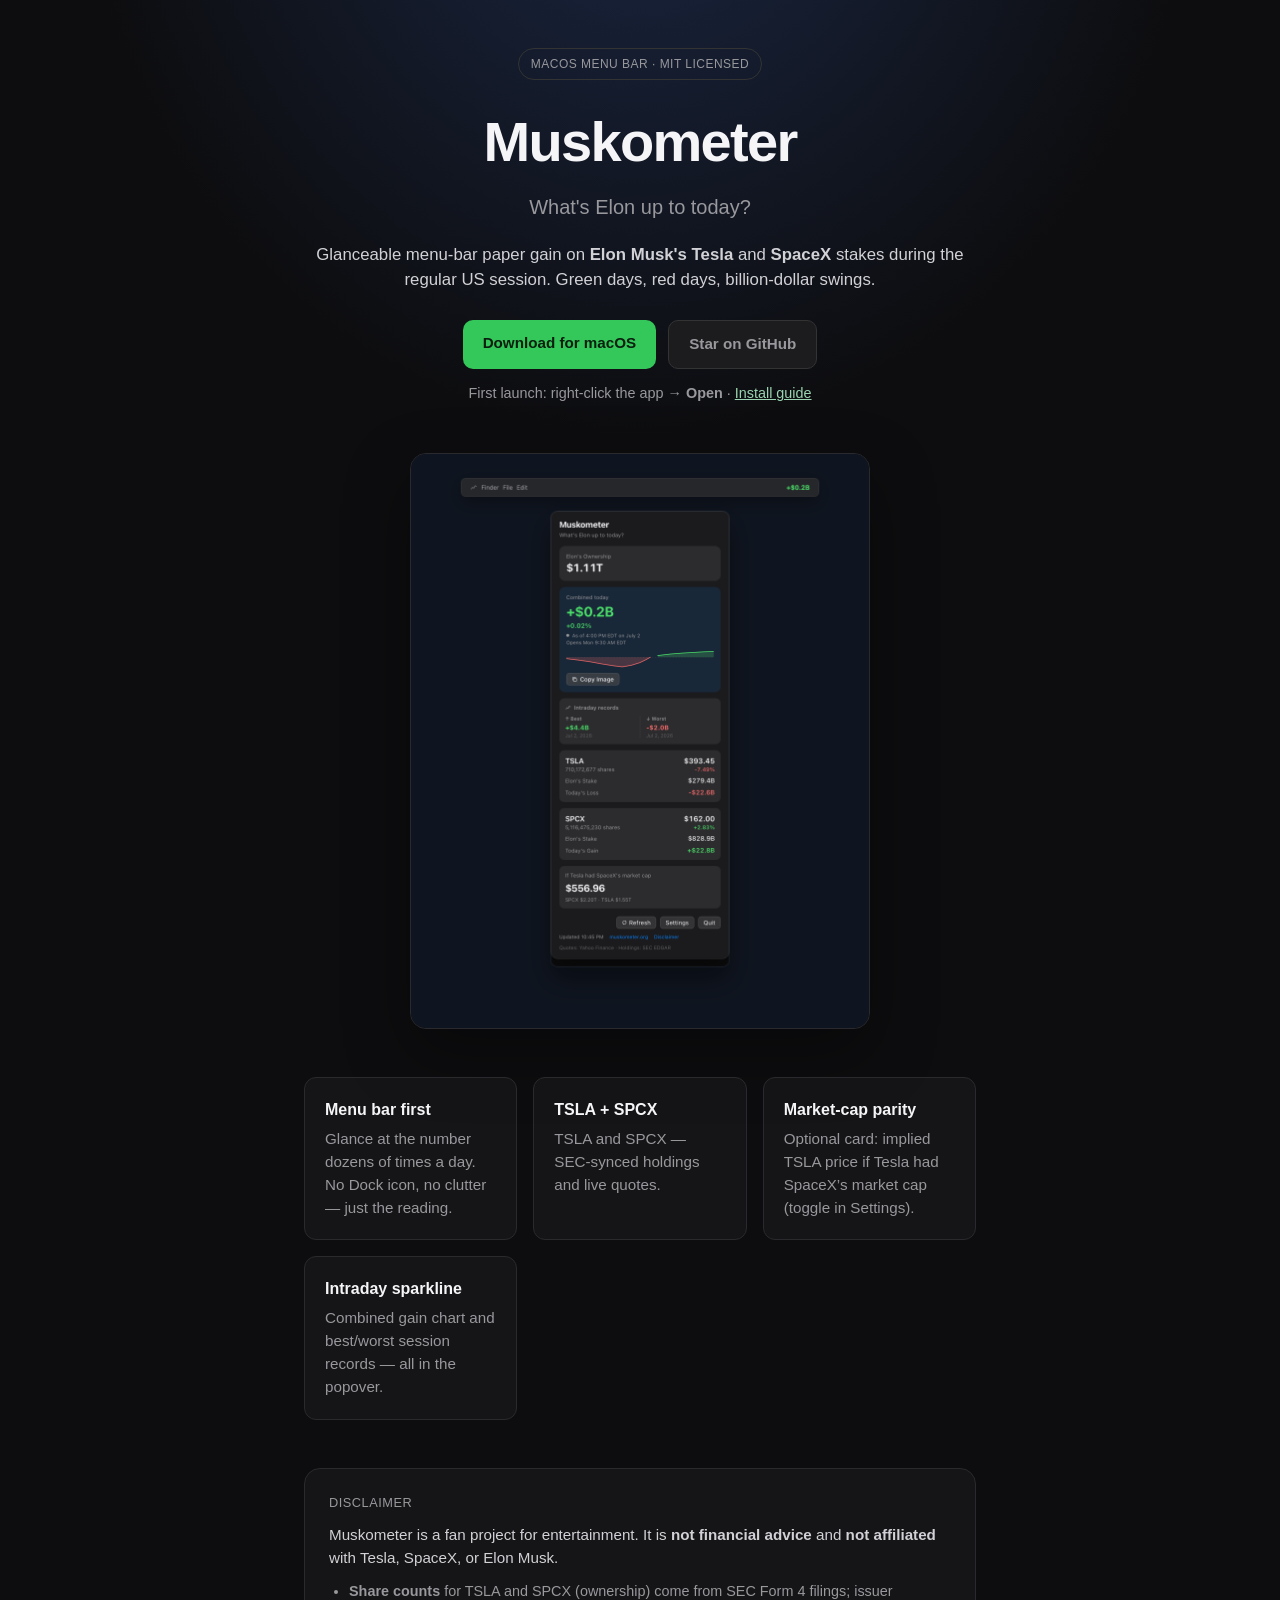
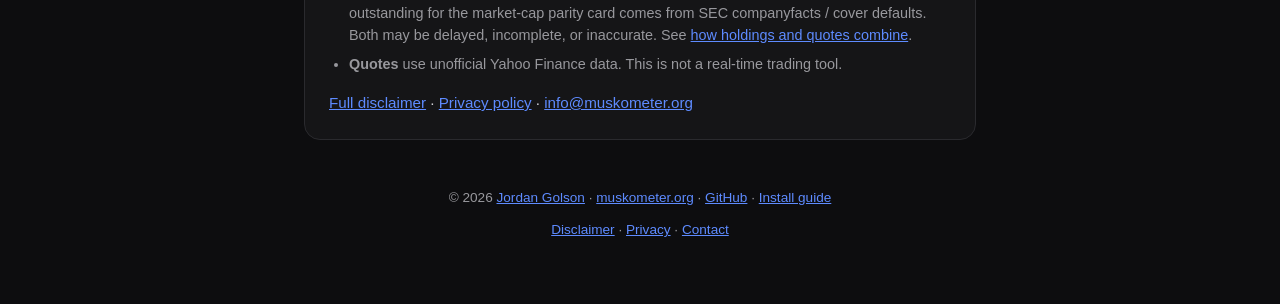
<file: docs/index.html>
<!DOCTYPE html>
<html lang="en">
<head>
  <meta charset="UTF-8">
  <meta name="viewport" content="width=device-width, initial-scale=1.0">
  <title>Muskometer — What's Elon up to today?</title>
  <meta name="description" content="Glanceable menu-bar worth and paper gain for Elon Musk's Tesla and SpaceX stakes during the regular US session. Entertainment only, not financial advice.">
  <meta property="og:title" content="Muskometer">
  <meta property="og:description" content="Glanceable menu-bar worth and paper gain for Elon Musk's Tesla and SpaceX stakes during the regular US session. Entertainment only.">
  <meta property="og:url" content="https://muskometer.org">
  <meta property="og:type" content="website">
  <meta property="og:image" content="https://muskometer.org/screenshots/og-image.png">
  <meta name="twitter:card" content="summary_large_image">
  <meta name="twitter:image" content="https://muskometer.org/screenshots/og-image.png">
  <link rel="icon" href="favicon.png" type="image/png">
  <link rel="stylesheet" href="styles.css">
</head>
<body>
  <main>
    <header class="hero">
      <div class="badge">macOS menu bar · MIT licensed</div>
      <h1>Muskometer</h1>
      <p class="tagline">What's Elon up to today?</p>
      <p class="lede">Glanceable menu-bar paper gain on <strong>Elon Musk's</strong> <strong>Tesla</strong> and <strong>SpaceX</strong> stakes during the regular US session. Green days, red days, billion-dollar swings.</p>
      <div class="cta-row">
        <a class="btn primary" href="https://github.com/jlgolson/muskometer/releases" rel="noopener">Download for macOS</a>
        <a class="btn ghost" href="https://github.com/jlgolson/muskometer" rel="noopener">Star on GitHub</a>
      </div>
      <p class="cta-note">First launch: right-click the app → <strong>Open</strong> · <a href="https://github.com/jlgolson/muskometer/blob/main/docs/INSTALL.md">Install guide</a></p>
    </header>

    <section class="preview">
      <img
        class="screenshot"
        src="screenshots/app-preview.png"
        width="920"
        height="1154"
        alt="Muskometer popover showing ownership, sparkline, single Copy control, records, TSLA and SPCX rows, and market-cap parity card"
        loading="eager"
      >
    </section>

    <section class="features">
      <article>
        <h3>Menu bar first</h3>
        <p>Glance at the number dozens of times a day. No Dock icon, no clutter — just the reading.</p>
      </article>
      <article>
        <h3>TSLA + SPCX</h3>
        <p>TSLA and SPCX — SEC-synced holdings and live quotes.</p>
      </article>
      <article>
        <h3>Market-cap parity</h3>
        <p>Optional card: implied TSLA price if Tesla had SpaceX’s market cap (toggle in Settings).</p>
      </article>
      <article>
        <h3>Intraday sparkline</h3>
        <p>Combined gain chart and best/worst session records — all in the popover.</p>
      </article>
    </section>

    <section class="disclaimer" id="disclaimer">
      <h2>Disclaimer</h2>
      <p>Muskometer is a fan project for entertainment. It is <strong>not financial advice</strong> and <strong>not affiliated</strong> with Tesla, SpaceX, or Elon Musk.</p>
      <ul>
        <li><strong>Share counts</strong> for TSLA and SPCX (ownership) come from SEC Form 4 filings; issuer outstanding for the market-cap parity card comes from SEC companyfacts / cover defaults. Both may be delayed, incomplete, or inaccurate. See <a href="https://github.com/jlgolson/muskometer/blob/main/docs/HOLDINGS.md">how holdings and quotes combine</a>.</li>
        <li><strong>Quotes</strong> use unofficial Yahoo Finance data. This is not a real-time trading tool.</li>
      </ul>
      <p class="disclaimer-links">
        <a href="https://github.com/jlgolson/muskometer/blob/main/docs/DISCLAIMER.md">Full disclaimer</a>
        ·
        <a href="https://github.com/jlgolson/muskometer/blob/main/docs/PRIVACY.md">Privacy policy</a>
        ·
        <a href="mailto:info@muskometer.org">info@muskometer.org</a>
      </p>
    </section>

    <footer>
      <p>© 2026 <a href="https://jordangolson.com">Jordan Golson</a> · <a href="https://muskometer.org">muskometer.org</a> · <a href="https://github.com/jlgolson/muskometer">GitHub</a> · <a href="https://github.com/jlgolson/muskometer/blob/main/docs/INSTALL.md">Install guide</a></p>
      <p><a href="#disclaimer">Disclaimer</a> · <a href="https://github.com/jlgolson/muskometer/blob/main/docs/PRIVACY.md">Privacy</a> · <a href="mailto:info@muskometer.org">Contact</a></p>
    </footer>
  </main>
</body>
</html>
</file>
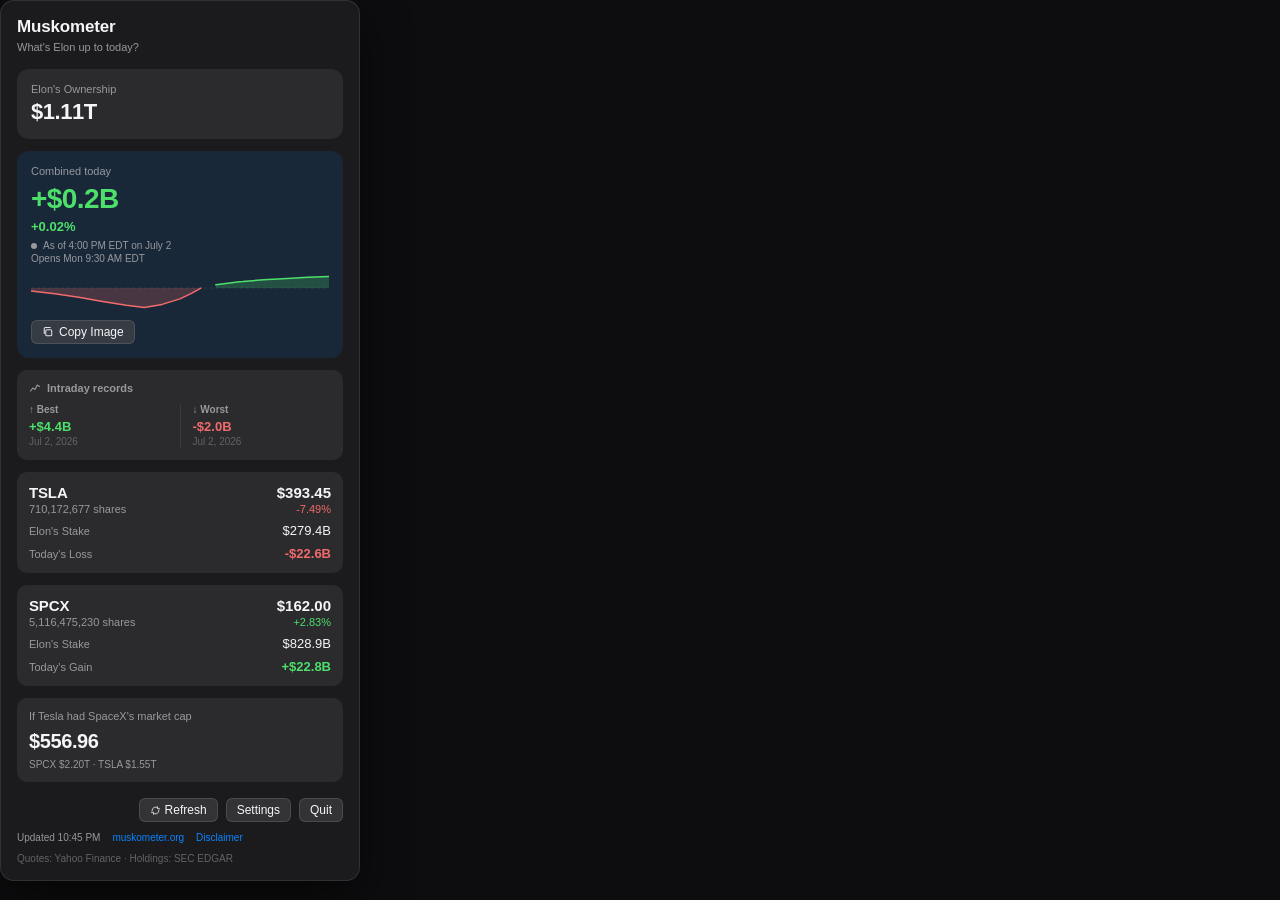
<file: docs/screenshots/render-capture.html>
<!DOCTYPE html>
<html lang="en">
<head>
  <meta charset="UTF-8">
  <title>Muskometer popover mock (0.1.5)</title>
  <style>
    * { box-sizing: border-box; margin: 0; }
    html, body {
      margin: 0;
      padding: 0;
    }
    body {
      font-family: -apple-system, BlinkMacSystemFont, "SF Pro Rounded", "SF Pro Text", sans-serif;
      background: #0d0d0f;
      color: #f5f5f7;
      -webkit-font-smoothing: antialiased;
      width: 360px;
    }
    .popover {
      width: 360px;
      padding: 16px;
      border-radius: 14px;
      border: 1px solid rgba(255, 255, 255, 0.1);
      background: rgba(28, 28, 30, 0.98);
      box-shadow: 0 18px 48px rgba(0, 0, 0, 0.55);
      display: flex;
      flex-direction: column;
      gap: 16px;
    }
    .header h1 {
      font-size: 17px;
      font-weight: 700;
      letter-spacing: -0.01em;
      font-family: -apple-system, BlinkMacSystemFont, "SF Pro Rounded", sans-serif;
    }
    .header .tagline {
      margin-top: 4px;
      font-size: 11px;
      color: #98989d;
    }
    .stack {
      display: flex;
      flex-direction: column;
      gap: 12px;
    }
    .card {
      padding: 14px;
      border-radius: 12px;
      background: rgba(58, 58, 60, 0.55);
    }
    .card.combined {
      background: rgba(10, 132, 255, 0.12);
    }
    .card.compact {
      padding: 12px;
      border-radius: 10px;
    }
    .label {
      font-size: 11px;
      color: #98989d;
    }
    .ownership-value {
      margin-top: 4px;
      font-size: 22px;
      font-weight: 700;
      font-variant-numeric: tabular-nums;
      letter-spacing: -0.02em;
    }
    .combined-value {
      margin-top: 6px;
      font-size: 28px;
      font-weight: 700;
      color: #4CE06B;
      font-variant-numeric: tabular-nums;
      letter-spacing: -0.02em;
    }
    .combined-pct {
      margin-top: 4px;
      font-size: 13px;
      font-weight: 600;
      color: #4CE06B;
      font-variant-numeric: tabular-nums;
    }
    .status-row {
      display: flex;
      align-items: center;
      gap: 6px;
      margin-top: 6px;
      font-size: 10px;
      color: #98989d;
    }
    .status-dot {
      width: 6px;
      height: 6px;
      border-radius: 50%;
      background: #98989d;
      flex-shrink: 0;
    }
    .status-detail {
      margin-top: 2px;
      font-size: 10px;
      color: #98989d;
    }
    .sparkline {
      display: block;
      width: 100%;
      height: 36px;
      margin-top: 10px;
    }
    .copy-btn {
      display: inline-flex;
      align-items: center;
      gap: 5px;
      margin-top: 10px;
      padding: 4px 10px;
      border-radius: 6px;
      border: 1px solid rgba(255, 255, 255, 0.12);
      background: rgba(72, 72, 74, 0.65);
      color: #f5f5f7;
      font-size: 12px;
      font-weight: 500;
    }
    .copy-btn svg {
      width: 12px;
      height: 12px;
      opacity: 0.9;
    }
    .records-title {
      display: flex;
      align-items: center;
      gap: 6px;
      font-size: 11px;
      font-weight: 600;
      color: #98989d;
      margin-bottom: 10px;
    }
    .records-title svg {
      width: 12px;
      height: 12px;
    }
    .records-grid {
      display: grid;
      grid-template-columns: 1fr 1px 1fr;
      gap: 12px;
      align-items: start;
    }
    .records-divider {
      background: rgba(255, 255, 255, 0.08);
      align-self: stretch;
      min-height: 44px;
    }
    .record-col .record-label {
      display: flex;
      align-items: center;
      gap: 4px;
      font-size: 10px;
      font-weight: 600;
      color: #98989d;
    }
    .record-col .record-amount {
      margin-top: 4px;
      font-size: 13px;
      font-weight: 700;
      font-variant-numeric: tabular-nums;
    }
    .record-col .record-amount.pos { color: #4CE06B; }
    .record-col .record-amount.neg { color: #F26B6B; }
    .record-col .record-date {
      margin-top: 2px;
      font-size: 10px;
      color: #636366;
    }
    .stock-row {
      display: flex;
      flex-direction: column;
      gap: 8px;
    }
    .stock-top {
      display: flex;
      justify-content: space-between;
      align-items: flex-start;
    }
    .stock-sym {
      font-size: 15px;
      font-weight: 600;
      letter-spacing: -0.01em;
    }
    .stock-shares {
      margin-top: 2px;
      font-size: 11px;
      color: #98989d;
    }
    .stock-price {
      text-align: right;
      font-size: 15px;
      font-weight: 600;
      font-variant-numeric: tabular-nums;
    }
    .stock-pct {
      margin-top: 2px;
      text-align: right;
      font-size: 11px;
      font-weight: 500;
      font-variant-numeric: tabular-nums;
    }
    .stock-pct.pos { color: #4CE06B; }
    .stock-pct.neg { color: #F26B6B; }
    .metric {
      display: flex;
      justify-content: space-between;
      align-items: baseline;
      font-size: 11px;
    }
    .metric .k { color: #98989d; }
    .metric .v {
      font-size: 13px;
      font-weight: 500;
      font-variant-numeric: tabular-nums;
    }
    .metric .v.gain-pos {
      font-weight: 600;
      color: #4CE06B;
    }
    .metric .v.gain-neg {
      font-weight: 600;
      color: #F26B6B;
    }
    .parity-price {
      margin-top: 8px;
      font-size: 20px;
      font-weight: 700;
      font-variant-numeric: tabular-nums;
      letter-spacing: -0.02em;
    }
    .parity-caption {
      margin-top: 6px;
      font-size: 10px;
      color: #98989d;
    }
    .footer {
      display: flex;
      flex-direction: column;
      gap: 10px;
    }
    .footer-actions {
      display: flex;
      justify-content: flex-end;
      gap: 8px;
    }
    .pill {
      display: inline-flex;
      align-items: center;
      gap: 4px;
      padding: 4px 10px;
      border-radius: 6px;
      border: 1px solid rgba(255, 255, 255, 0.12);
      background: rgba(72, 72, 74, 0.55);
      font-size: 12px;
      color: #f5f5f7;
    }
    .pill svg {
      width: 11px;
      height: 11px;
      opacity: 0.85;
    }
    .footer-meta {
      display: flex;
      align-items: center;
      gap: 12px;
      font-size: 10px;
      color: #98989d;
    }
    .footer-meta a {
      color: #0A84FF;
      text-decoration: none;
    }
    .footer-attrib {
      font-size: 10px;
      color: #636366;
    }
  </style>
</head>
<body>
  <div class="popover" id="capture">
    <header class="header">
      <h1>Muskometer</h1>
      <p class="tagline">What's Elon up to today?</p>
    </header>

    <div class="stack">
      <section class="card">
        <div class="label">Elon's Ownership</div>
        <div class="ownership-value">$1.11T</div>
      </section>

      <section class="card combined">
        <div class="label">Combined today</div>
        <div class="combined-value">+$0.2B</div>
        <div class="combined-pct">+0.02%</div>
        <div class="status-row">
          <span class="status-dot" aria-hidden="true"></span>
          <span>As of 4:00 PM EDT on July 2</span>
        </div>
        <div class="status-detail">Opens Mon 9:30 AM EDT</div>

        <svg class="sparkline" viewBox="0 0 300 36" preserveAspectRatio="none" aria-hidden="true">
          <line x1="0" y1="14.03" x2="300" y2="14.03" stroke="rgba(152,152,157,0.35)" stroke-width="0.5" stroke-dasharray="3 3"/>
          <path d="M 0.00 16.92 L 24.00 19.80 L 48.00 23.17 L 72.00 27.50 L 96.00 31.35 L 114.00 33.52 L 132.00 30.39 L 150.00 24.86 L 162.00 19.08 L 171.00 14.03 L 171.00 14.03 L 0.00 14.03 Z" fill="rgba(242, 107, 107, 0.22)"/>
          <polyline fill="none" stroke="#F26B6B" stroke-width="1.5" stroke-linecap="round" stroke-linejoin="round" points="0.00,16.92 24.00,19.80 48.00,23.17 72.00,27.50 96.00,31.35 114.00,33.52 132.00,30.39 150.00,24.86 162.00,19.08 171.00,14.03"/>
          <path d="M 186.00 10.66 L 210.00 7.78 L 234.00 5.85 L 258.00 4.41 L 279.00 3.20 L 300.00 2.48 L 300.00 14.03 L 186.00 14.03 Z" fill="rgba(76, 224, 107, 0.22)"/>
          <polyline fill="none" stroke="#4CE06B" stroke-width="1.5" stroke-linecap="round" stroke-linejoin="round" points="186.00,10.66 210.00,7.78 234.00,5.85 258.00,4.41 279.00,3.20 300.00,2.48"/>
        </svg>

        <div class="copy-btn" role="button" aria-label="Copy Image">
          <svg viewBox="0 0 16 16" fill="none" aria-hidden="true">
            <rect x="5" y="5" width="8" height="8" rx="1.5" stroke="currentColor" stroke-width="1.4"/>
            <path d="M3 10V3.5A1.5 1.5 0 0 1 4.5 2H11" stroke="currentColor" stroke-width="1.4" stroke-linecap="round"/>
          </svg>
          Copy Image
        </div>
      </section>

      <section class="card compact">
        <div class="records-title">
          <svg viewBox="0 0 16 16" fill="none" aria-hidden="true">
            <path d="M2 12 L5 8 L8 10 L11 4 L14 6" stroke="currentColor" stroke-width="1.5" stroke-linecap="round" stroke-linejoin="round"/>
          </svg>
          Intraday records
        </div>
        <div class="records-grid">
          <div class="record-col">
            <div class="record-label">↑ Best</div>
            <div class="record-amount pos">+$4.4B</div>
            <div class="record-date">Jul 2, 2026</div>
          </div>
          <div class="records-divider" aria-hidden="true"></div>
          <div class="record-col">
            <div class="record-label">↓ Worst</div>
            <div class="record-amount neg">-$2.0B</div>
            <div class="record-date">Jul 2, 2026</div>
          </div>
        </div>
      </section>

      <section class="card compact stock-row">
        <div class="stock-top">
          <div>
            <div class="stock-sym">TSLA</div>
            <div class="stock-shares">710,172,677 shares</div>
          </div>
          <div>
            <div class="stock-price">$393.45</div>
            <div class="stock-pct neg">-7.49%</div>
          </div>
        </div>
        <div class="metric">
          <span class="k">Elon's Stake</span>
          <span class="v">$279.4B</span>
        </div>
        <div class="metric">
          <span class="k">Today's Loss</span>
          <span class="v gain-neg">-$22.6B</span>
        </div>
      </section>

      <section class="card compact stock-row">
        <div class="stock-top">
          <div>
            <div class="stock-sym">SPCX</div>
            <div class="stock-shares">5,116,475,230 shares</div>
          </div>
          <div>
            <div class="stock-price">$162.00</div>
            <div class="stock-pct pos">+2.83%</div>
          </div>
        </div>
        <div class="metric">
          <span class="k">Elon's Stake</span>
          <span class="v">$828.9B</span>
        </div>
        <div class="metric">
          <span class="k">Today's Gain</span>
          <span class="v gain-pos">+$22.8B</span>
        </div>
      </section>

      <section class="card compact">
        <div class="label">If Tesla had SpaceX's market cap</div>
        <div class="parity-price">$556.96</div>
        <div class="parity-caption">SPCX $2.20T · TSLA $1.55T</div>
      </section>
    </div>

    <footer class="footer">
      <div class="footer-actions">
        <span class="pill">
          <svg viewBox="0 0 16 16" fill="none" aria-hidden="true">
            <path d="M3 8a5 5 0 0 1 8.5-3.5M13 8a5 5 0 0 1-8.5 3.5" stroke="currentColor" stroke-width="1.4" stroke-linecap="round"/>
            <path d="M11 2.5v3h3M5 13.5v-3H2" stroke="currentColor" stroke-width="1.4" stroke-linecap="round" stroke-linejoin="round"/>
          </svg>
          Refresh
        </span>
        <span class="pill">Settings</span>
        <span class="pill">Quit</span>
      </div>
      <div class="footer-meta">
        <span>Updated 10:45 PM</span>
        <a href="https://muskometer.org">muskometer.org</a>
        <a href="https://github.com/jlgolson/muskometer/blob/main/docs/DISCLAIMER.md">Disclaimer</a>
      </div>
      <div class="footer-attrib">Quotes: Yahoo Finance · Holdings: SEC EDGAR</div>
    </footer>
  </div>
</body>
</html>
</file>
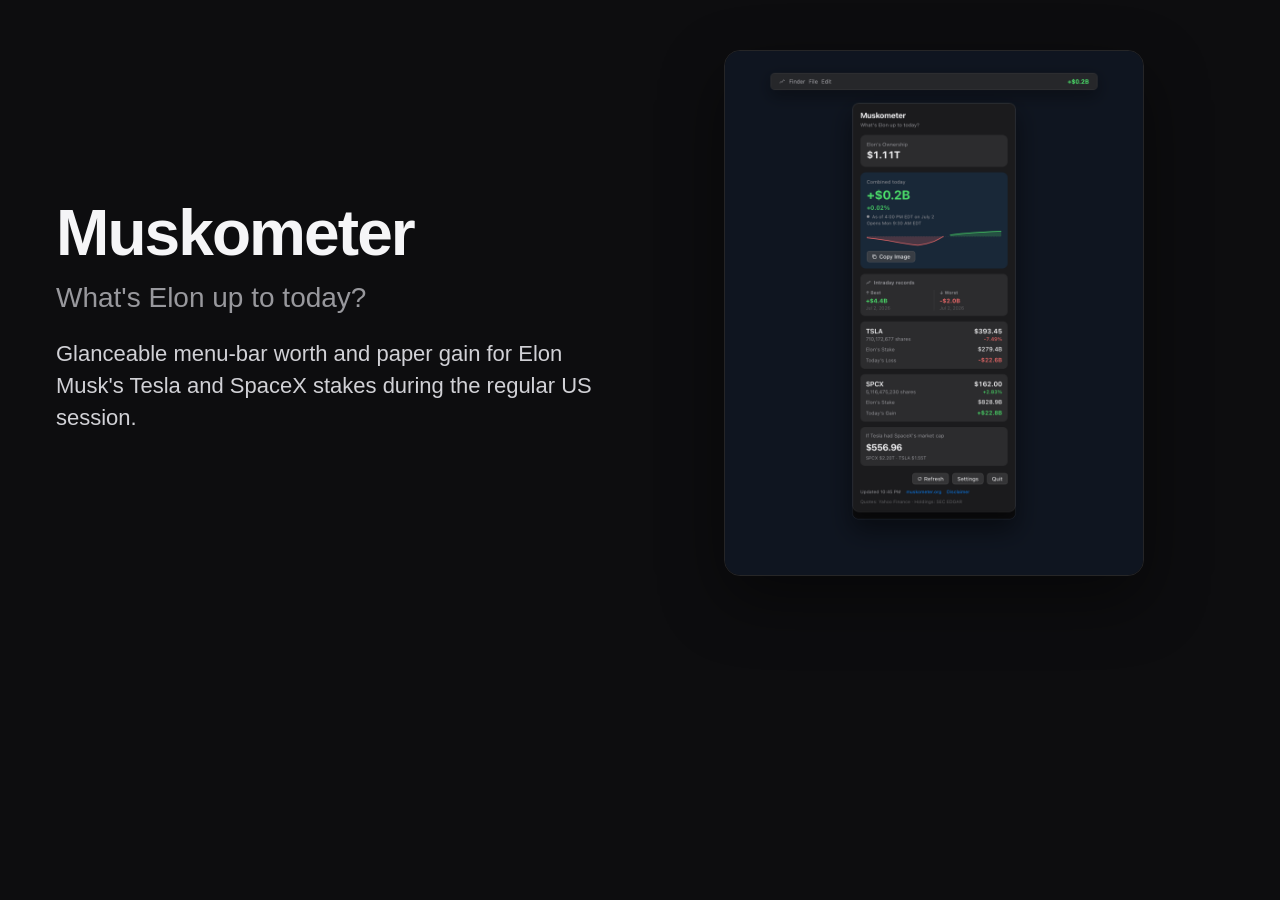
<file: docs/screenshots/render-og.html>
<!DOCTYPE html>
<html lang="en">
<head>
  <meta charset="UTF-8">
  <title>Muskometer Open Graph card</title>
  <style>
    * { box-sizing: border-box; margin: 0; }
    body {
      width: 1200px;
      height: 630px;
      font-family: -apple-system, BlinkMacSystemFont, "SF Pro Rounded", sans-serif;
      /* Solid fill — WKWebView headless snapshots glitch on CSS gradients. */
      background: #0d0d0f;
      color: #f5f5f7;
      display: grid;
      grid-template-columns: 1fr 420px;
      align-items: center;
      padding: 48px 56px;
      gap: 40px;
    }
    .copy h1 {
      font-size: 64px;
      font-weight: 700;
      letter-spacing: -0.03em;
    }
    .copy .tagline {
      margin-top: 12px;
      font-size: 28px;
      color: #98989d;
    }
    .copy .lede {
      margin-top: 24px;
      font-size: 22px;
      line-height: 1.45;
      color: #d1d1d6;
      max-width: 560px;
    }
    .preview img {
      width: 100%;
      border-radius: 16px;
      border: 1px solid rgba(255,255,255,0.1);
      box-shadow: 0 24px 64px rgba(0,0,0,0.45);
    }
  </style>
</head>
<body>
  <div class="copy">
    <h1>Muskometer</h1>
    <p class="tagline">What's Elon up to today?</p>
    <p class="lede">Glanceable menu-bar worth and paper gain for Elon Musk's Tesla and SpaceX stakes during the regular US session.</p>
  </div>
  <div class="preview">
    <img src="app-preview.png" alt="">
  </div>
</body>
</html>
</file>
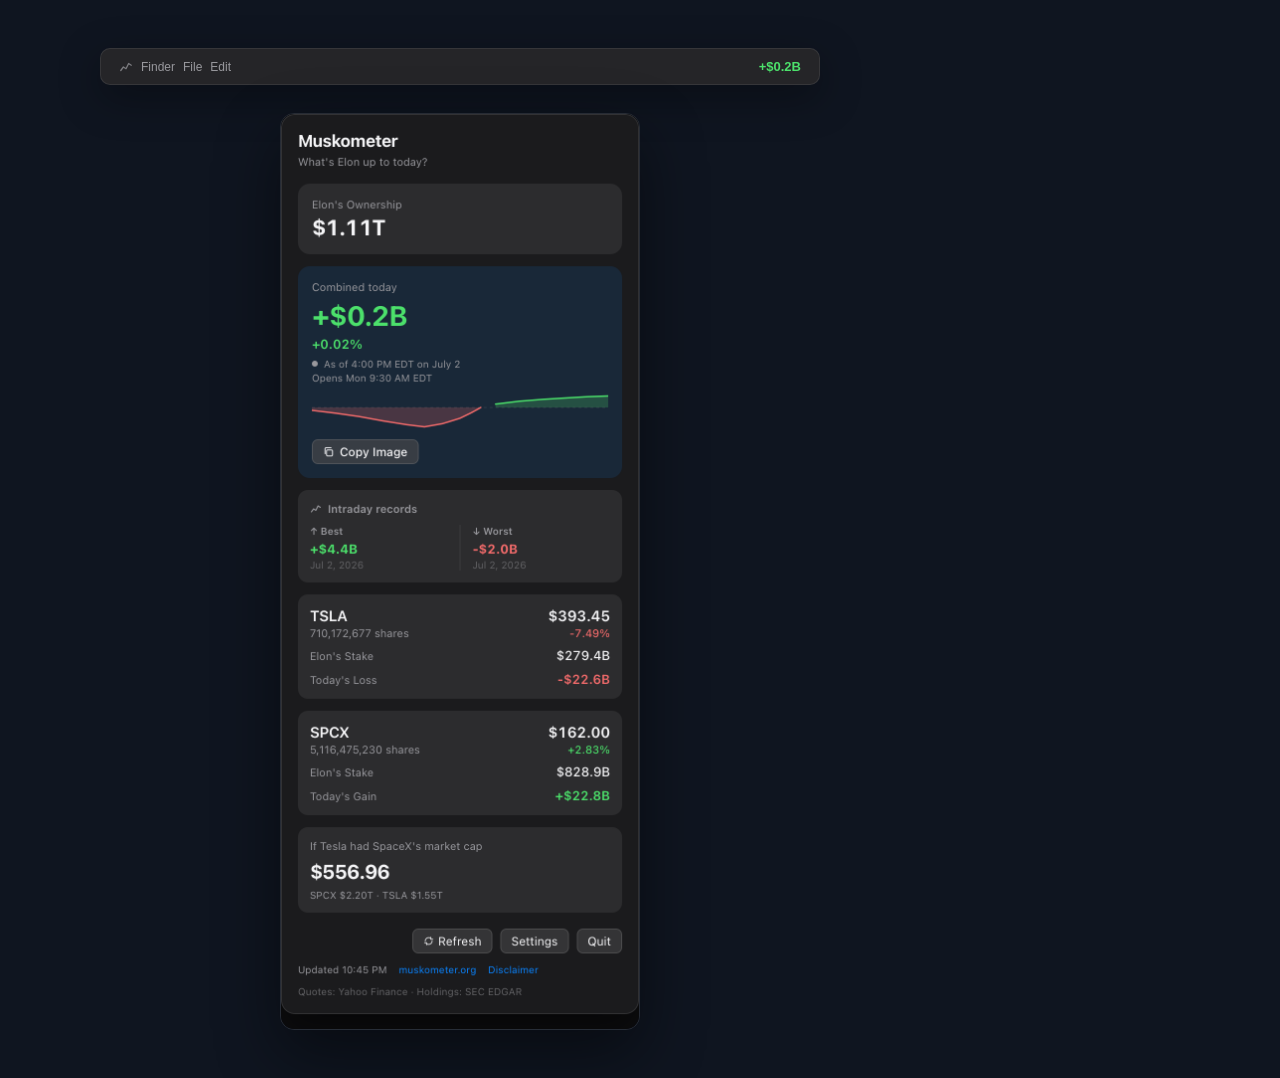
<file: docs/screenshots/render-popover.html>
<!DOCTYPE html>
<html lang="en">
<head>
  <meta charset="UTF-8">
  <title>Muskometer menu-bar preview</title>
  <style>
    * { box-sizing: border-box; margin: 0; }
    body {
      font-family: -apple-system, BlinkMacSystemFont, "SF Pro Rounded", "SF Pro Text", sans-serif;
      /* Solid fill (not CSS gradient) — WKWebView headless snapshots glitch on gradients. */
      background: #0f1520;
      padding: 48px;
      width: 920px;
      color: #f5f5f7;
    }
    .scene {
      display: grid;
      gap: 28px;
      justify-items: center;
    }
    .menubar {
      display: flex;
      align-items: center;
      gap: 24px;
      background: rgba(40, 40, 42, 0.92);
      border: 1px solid rgba(255,255,255,0.08);
      border-radius: 10px;
      padding: 10px 18px;
      box-shadow: 0 12px 40px rgba(0,0,0,0.35);
      width: 100%;
      max-width: 720px;
    }
    .menubar-left {
      display: flex;
      align-items: center;
      gap: 8px;
      color: #98989d;
      font-size: 12px;
    }
    .menubar-icon {
      width: 14px;
      height: 14px;
      opacity: 0.75;
    }
    .menubar-gain {
      margin-left: auto;
      font-size: 13px;
      font-weight: 600;
      color: #4CE06B;
      font-variant-numeric: tabular-nums;
    }
    .popover-shot {
      width: 360px;
      border-radius: 14px;
      border: 1px solid rgba(255,255,255,0.1);
      box-shadow: 0 24px 64px rgba(0,0,0,0.45);
      display: block;
    }
  </style>
</head>
<body>
  <div class="scene">
    <div class="menubar">
      <div class="menubar-left">
        <svg class="menubar-icon" viewBox="0 0 16 16" fill="none" aria-hidden="true">
          <path d="M2 12 L5 8 L8 10 L11 4 L14 6" stroke="currentColor" stroke-width="1.5" stroke-linecap="round" stroke-linejoin="round"/>
        </svg>
        <span>Finder</span>
        <span>File</span>
        <span>Edit</span>
      </div>
      <div class="menubar-gain">+$0.2B</div>
    </div>

    <img
      class="popover-shot"
      src="app-capture.png"
      width="360"
      alt="Muskometer popover with ownership, sparkline, single Copy control, records, TSLA and SPCX rows, and market-cap parity card"
    >
  </div>
</body>
</html>
</file>
<file: docs/styles.css>
:root {
  color-scheme: dark light;
  --bg: #0d0d0f;
  --surface: #1c1c1e;
  --text: #f5f5f7;
  --muted: #98989d;
  --green: #34c759;
  --red: #ff3b30;
  --accent: #5e8bff;
  --radius: 16px;
  font-family: -apple-system, BlinkMacSystemFont, "SF Pro Rounded", "Segoe UI", sans-serif;
}

* { box-sizing: border-box; margin: 0; }

body {
  background: radial-gradient(ellipse 80% 60% at 50% -10%, #1a2744 0%, var(--bg) 55%);
  color: var(--text);
  line-height: 1.5;
  min-height: 100vh;
}

main {
  max-width: 720px;
  margin: 0 auto;
  padding: 48px 24px 64px;
}

.hero { text-align: center; margin-bottom: 48px; }

.badge {
  display: inline-block;
  font-size: 0.75rem;
  letter-spacing: 0.04em;
  text-transform: uppercase;
  color: var(--muted);
  border: 1px solid #333;
  border-radius: 999px;
  padding: 6px 12px;
  margin-bottom: 20px;
}

h1 {
  font-size: clamp(2.5rem, 8vw, 3.5rem);
  font-weight: 700;
  letter-spacing: -0.03em;
}

.tagline {
  font-size: 1.25rem;
  color: var(--muted);
  margin-top: 8px;
}

.lede {
  margin-top: 20px;
  color: #d1d1d6;
  font-size: 1.05rem;
}

.cta-row {
  display: flex;
  gap: 12px;
  justify-content: center;
  flex-wrap: wrap;
  margin-top: 28px;
}

.cta-note {
  margin-top: 14px;
  font-size: 0.9rem;
  color: var(--muted);
}

.cta-note a {
  color: #9ad4b0;
}

.btn {
  display: inline-block;
  padding: 12px 20px;
  border-radius: 10px;
  font-weight: 600;
  font-size: 0.95rem;
  text-decoration: none;
}

.btn.primary {
  background: var(--green);
  color: #0a1f0f;
}

.btn.ghost {
  background: var(--surface);
  color: var(--muted);
  border: 1px solid #333;
}

.preview {
  margin-bottom: 48px;
}

.screenshot {
  display: block;
  width: min(100%, 460px);
  height: auto;
  margin: 0 auto;
  border-radius: var(--radius);
  border: 1px solid #2a2a2e;
  box-shadow: 0 24px 64px rgba(0, 0, 0, 0.35);
}

.features {
  display: grid;
  gap: 16px;
  margin-bottom: 48px;
}

.features article {
  background: rgba(255,255,255,0.03);
  border: 1px solid #2a2a2e;
  border-radius: 12px;
  padding: 20px;
}

.features h3 {
  font-size: 1rem;
  margin-bottom: 6px;
}

.features p {
  color: var(--muted);
  font-size: 0.95rem;
}

.disclaimer {
  background: rgba(255, 255, 255, 0.03);
  border: 1px solid #2a2a2e;
  border-radius: var(--radius);
  padding: 24px;
  margin-bottom: 48px;
  scroll-margin-top: 24px;
}

.disclaimer h2 {
  font-size: 0.8rem;
  color: var(--muted);
  font-weight: 500;
  text-transform: uppercase;
  letter-spacing: 0.04em;
  margin-bottom: 12px;
}

.disclaimer p {
  color: #d1d1d6;
  font-size: 0.95rem;
}

.disclaimer ul {
  margin: 12px 0 0;
  padding-left: 1.25rem;
  color: var(--muted);
  font-size: 0.9rem;
}

.disclaimer li + li { margin-top: 8px; }

.disclaimer-links {
  margin-top: 16px;
  font-size: 0.9rem;
}

.disclaimer a { color: var(--accent); }

footer {
  text-align: center;
  color: var(--muted);
  font-size: 0.85rem;
}

footer p + p { margin-top: 12px; }

footer a { color: var(--accent); }

@media (min-width: 640px) {
  .features { grid-template-columns: repeat(3, 1fr); }
}
</file>
